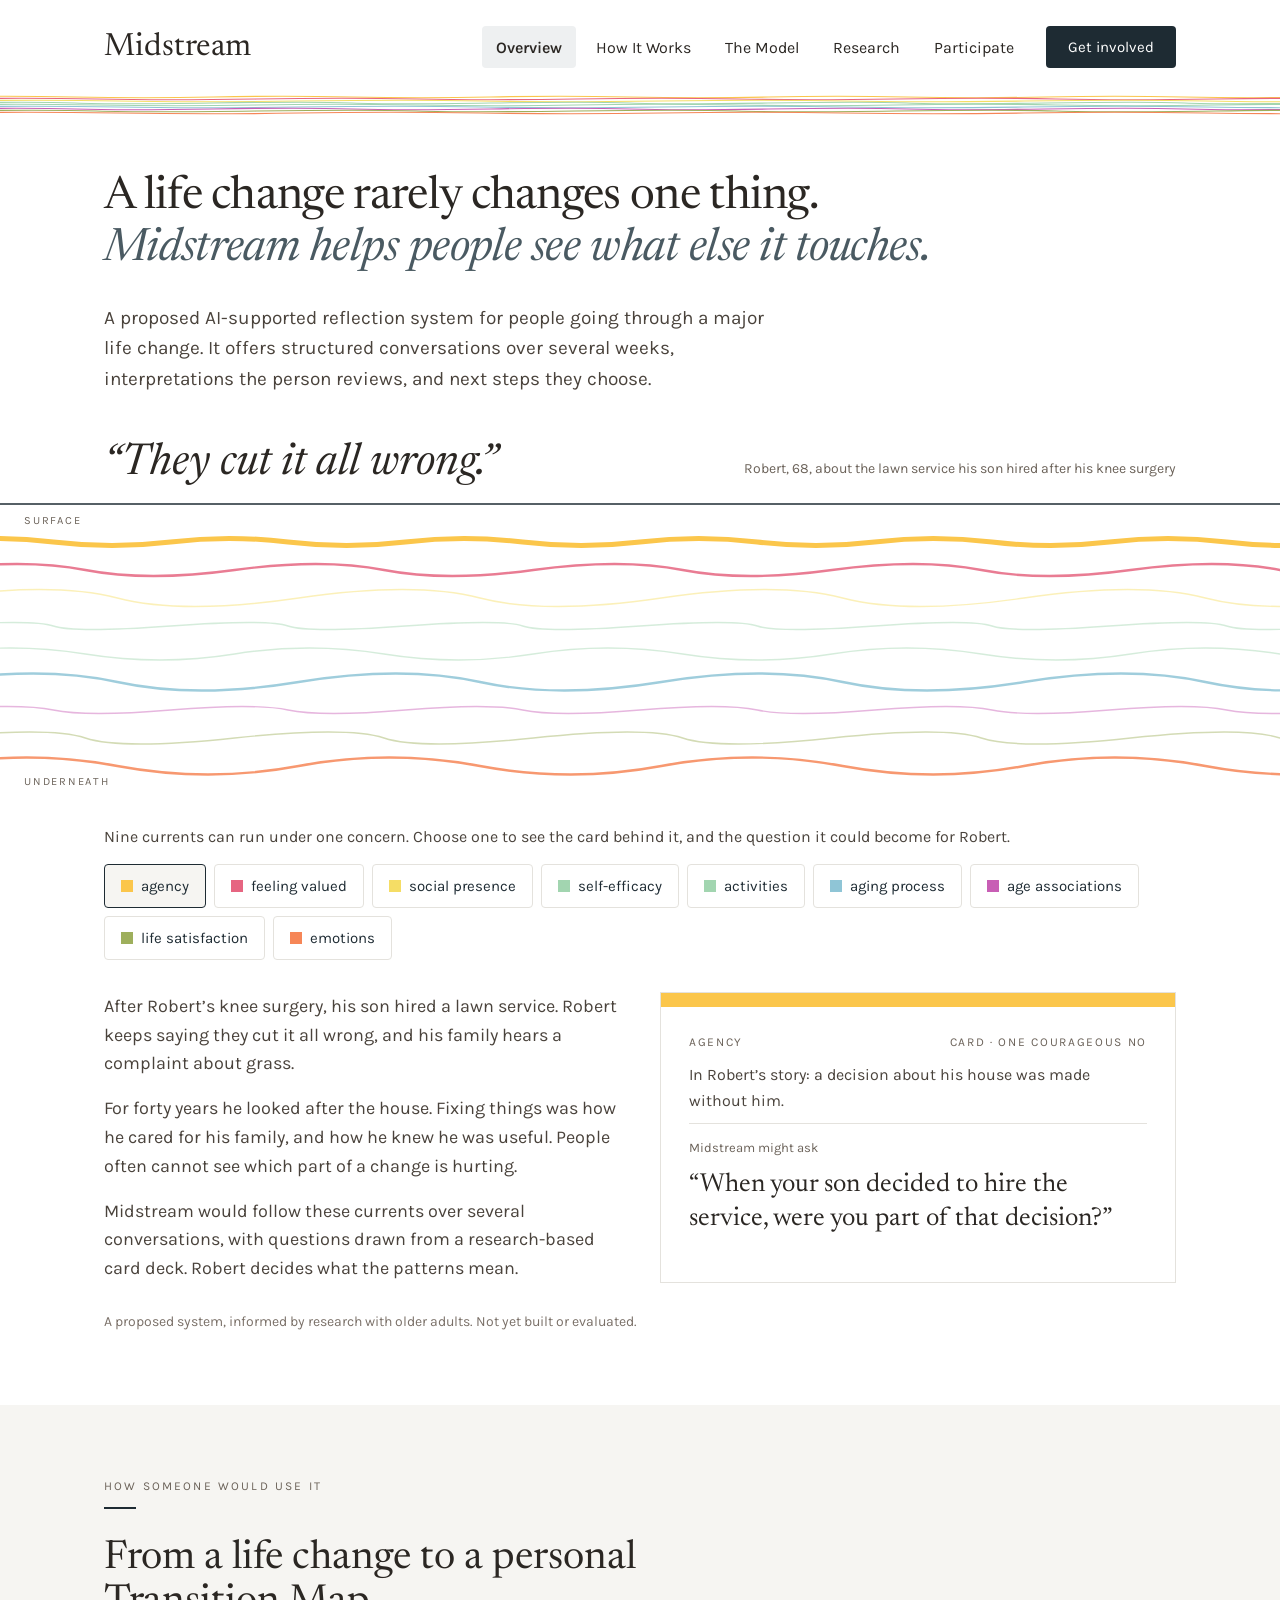
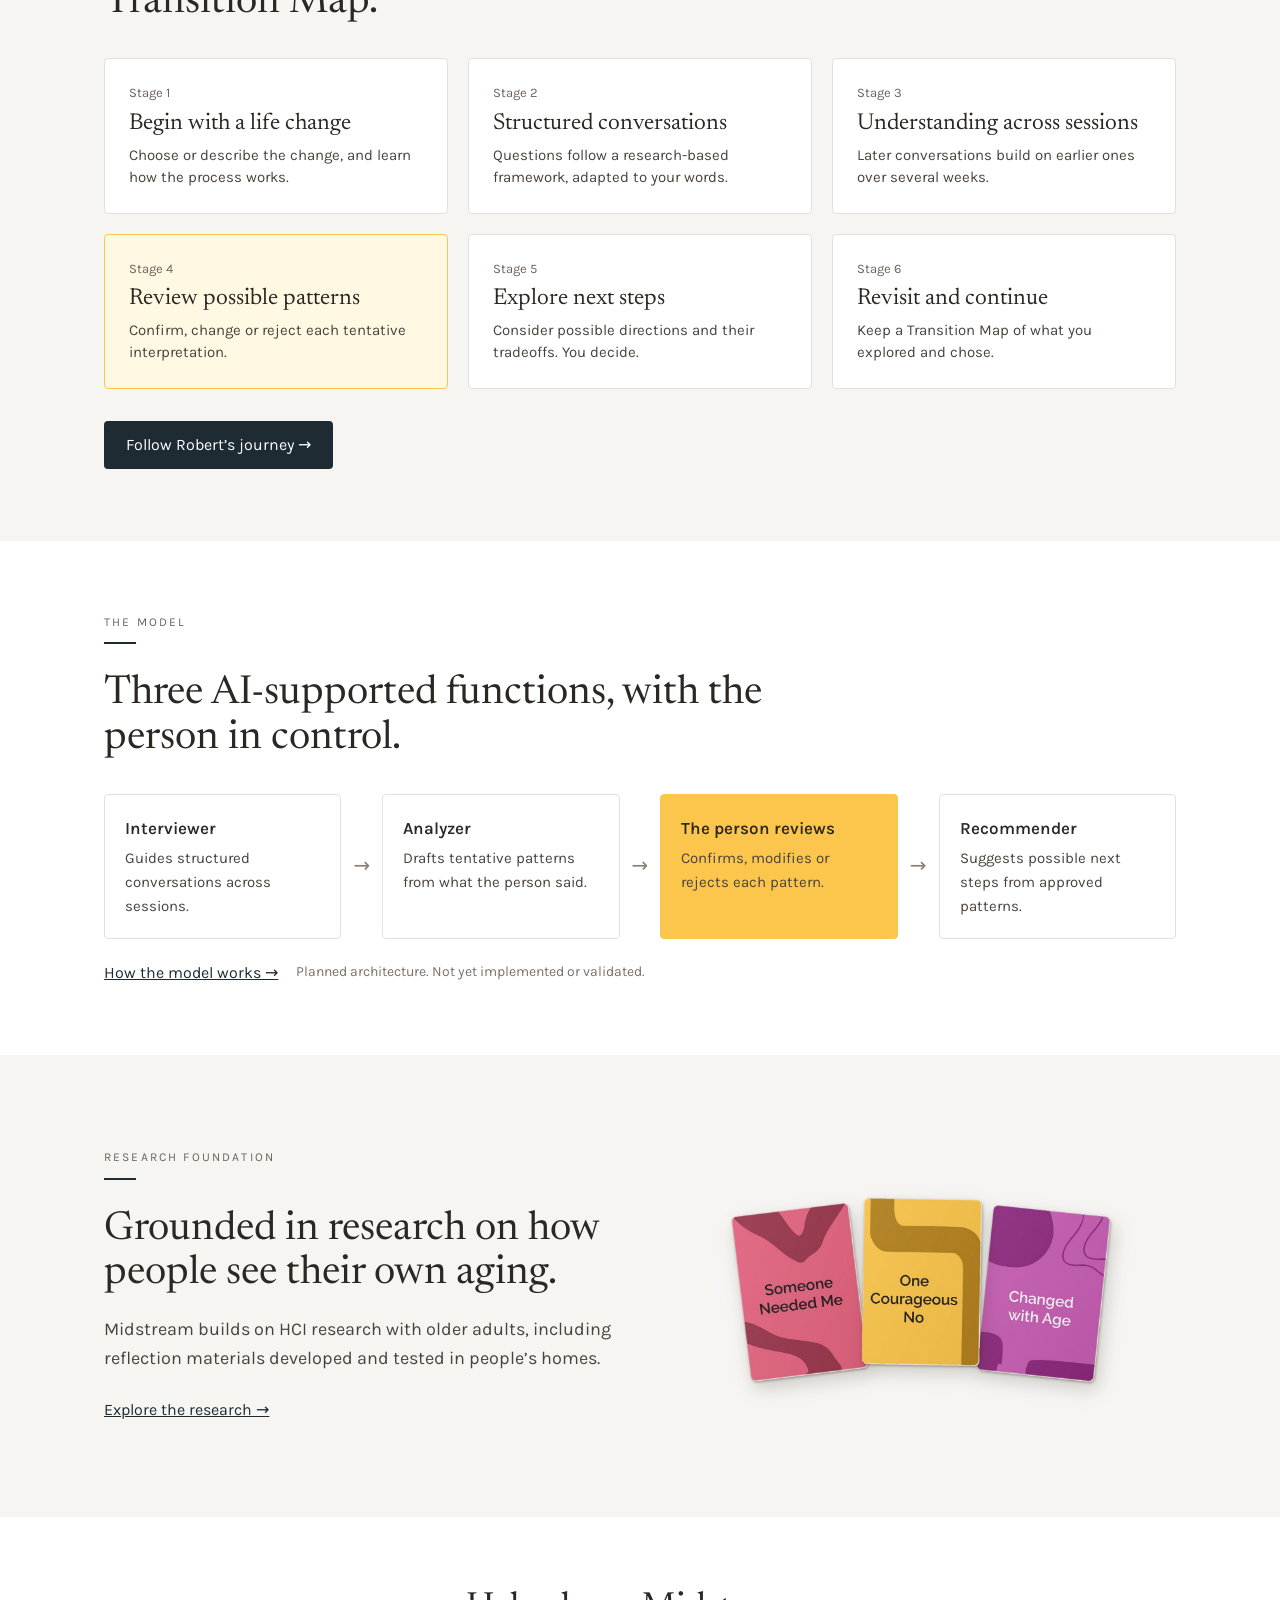
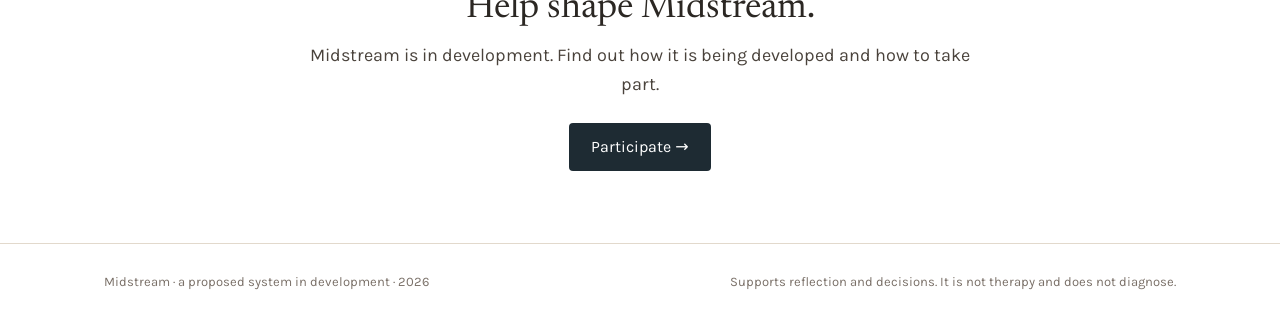
<file: index.html>
<!DOCTYPE html>
<html lang="en">
<head>
<meta charset="utf-8">
<meta name="viewport" content="width=device-width, initial-scale=1">
<title>Midstream — making sense of life transitions</title>
<meta name="description" content="Midstream is a proposed AI-supported reflection system for people going through a major life change: structured conversations over several weeks, interpretations the person reviews, and next steps they choose.">
<link rel="preconnect" href="https://fonts.googleapis.com">
<link rel="preconnect" href="https://fonts.gstatic.com" crossorigin>
<link href="https://fonts.googleapis.com/css2?family=Newsreader:ital,opsz,wght@0,6..72,400;0,6..72,500;1,6..72,400&family=Karla:wght@400;500;600&display=swap" rel="stylesheet">
<link rel="stylesheet" href="styles.css?v=9">
</head>
<body>

<header class="site wrap">
  <button type="button" class="brand" data-go="overview">Midstream</button>
  <nav class="tabs" aria-label="Main">
    <button type="button" data-go="overview">Overview</button>
    <button type="button" data-go="how">How It Works</button>
    <button type="button" data-go="model">The Model</button>
    <button type="button" data-go="research">Research</button>
    <button type="button" data-go="participate">Participate</button>
    <a class="btn" href="#participate" data-go="participate" data-scroll="contact">Get involved</a>
  </nav>
</header>
<svg class="band" id="band" aria-hidden="true" viewBox="0 0 1200 22" preserveAspectRatio="none"></svg>

<main>

<!-- OVERVIEW -->
<div class="tab" id="tab-overview">
  <section class="wrap" style="padding-top: 56px; padding-bottom: 24px">
    <h1 style="max-width: 900px">A life change rarely changes one thing.<br><em style="color: #4A5A62">Midstream helps people see what else it touches.</em></h1>
    <p class="lead" style="margin: 28px 0 0; max-width: 660px">A proposed AI-supported reflection system for people going through a major life change. It offers structured conversations over several weeks, interpretations the person reviews, and next steps they choose.</p>
  </section>

  <section aria-label="Robert's complaint and the nine currents underneath it" style="padding-top: 24px">
    <div class="river">
      <div class="wrap" style="position: relative; z-index: 2; display: flex; flex-wrap: wrap; align-items: flex-end; justify-content: space-between; gap: 12px">
        <div class="quote" style="font-size: clamp(30px, 4.5vw, 44px); line-height: 1">“They cut it all wrong.”</div>
        <div class="small" style="font-size: 14px; padding-bottom: 6px">Robert, 68, about the lawn service his son hired after his knee surgery</div>
      </div>
      <svg id="river" aria-hidden="true" viewBox="0 0 1200 300" preserveAspectRatio="none"></svg>
      <div class="tag" style="top: 70px">SURFACE</div>
      <div class="tag" style="bottom: 6px">UNDERNEATH</div>
    </div>

    <div class="wrap" style="padding-top: 28px; padding-bottom: 72px">
      <p style="margin: 0 0 14px; font-size: 16px" class="body">Nine currents can run under one concern. Choose one to see the card behind it, and the question it could become for Robert.</p>
      <div class="chips" id="chips"></div>
      <div class="split" style="align-items: stretch; gap: 40px">
        <div class="body">
          <p style="margin: 0 0 16px">After Robert’s knee surgery, his son hired a lawn service. Robert keeps saying they cut it all wrong, and his family hears a complaint about grass.</p>
          <p style="margin: 0 0 16px">For forty years he looked after the house. Fixing things was how he cared for his family, and how he knew he was useful. People often cannot see which part of a change is hurting.</p>
          <p style="margin: 0">Midstream would follow these currents over several conversations, with questions drawn from a research-based card deck. Robert decides what the patterns mean.</p>
        </div>
        <div class="panel" aria-live="polite">
          <div class="bandtop" id="sel-band"></div>
          <div class="in">
            <div class="head"><span id="sel-name"></span><span id="sel-card"></span></div>
            <div id="sel-robert" style="font-size: 16px" class="body"></div>
            <div class="small" style="border-top: 1px solid var(--line); padding-top: 14px">Midstream might ask</div>
            <div class="q" id="sel-q"></div>
          </div>
        </div>
      </div>
      <p class="note" style="margin: 28px 0 0">A proposed system, informed by research with older adults. Not yet built or evaluated.</p>
    </div>
  </section>

  <section class="section tinted">
    <div class="wrap">
      <p class="label">How someone would use it</p><div class="rule"></div>
      <h2 style="margin-bottom: 32px; max-width: 680px">From a life change to a personal Transition Map.</h2>
      <div class="g3" style="gap: 20px" id="journey-preview"></div>
      <button type="button" class="btn" data-go="how" style="margin-top: 32px">Follow Robert’s journey →</button>
    </div>
  </section>

  <section class="section">
    <div class="wrap">
      <p class="label">The model</p><div class="rule"></div>
      <h2 style="margin-bottom: 32px; max-width: 680px">Three AI-supported functions, with the person in control.</h2>
      <div class="flow" id="flow"></div>
      <div style="margin-top: 22px; display: flex; flex-wrap: wrap; gap: 18px; align-items: center">
        <button type="button" class="textlink" data-go="model">How the model works →</button>
        <span class="note">Planned architecture. Not yet implemented or validated.</span>
      </div>
    </div>
  </section>

  <section class="section tinted">
    <div class="wrap split">
      <div>
        <p class="label">Research foundation</p><div class="rule"></div>
        <h2 style="margin-bottom: 18px">Grounded in research on how people see their own aging.</h2>
        <p class="body" style="margin: 0 0 22px">Midstream builds on HCI research with older adults, including reflection materials developed and tested in people’s homes.</p>
        <button type="button" class="textlink" data-go="research">Explore the research →</button>
      </div>
      <img src="images/three-cards.jpg" alt="Three Midstream reflection cards: Someone Needed Me, One Courageous No, Changed with Age" style="display: block; width: 100%; height: auto">
    </div>
  </section>

  <section>
    <div style="max-width: 720px; margin: 0 auto; padding: 72px 24px; text-align: center">
      <h2 style="font-size: 36px; margin-bottom: 12px">Help shape Midstream.</h2>
      <p class="body" style="margin: 0 0 24px">Midstream is in development. Find out how it is being developed and how to take part.</p>
      <button type="button" class="btn" data-go="participate">Participate →</button>
    </div>
  </section>
</div>

<!-- HOW IT WORKS -->
<div class="tab" id="tab-how" hidden>
  <section class="wrap" style="padding-top: 48px; padding-bottom: 40px">
    <p class="label">How it works</p><div class="rule"></div>
    <h1 style="font-size: clamp(36px, 5vw, 50px); max-width: 780px; margin-bottom: 18px">From a life change to a Transition Map.</h1>
    <p class="lead" style="margin: 0; max-width: 700px">A person describes the change they are going through. Over an illustrative four-week program, structured conversations explore how it touches different parts of their life. Only then does Midstream offer tentative patterns, which the person reviews, and possible next steps.</p>
  </section>

  <section class="wrap" style="padding-bottom: 72px">
    <p class="label" style="margin-bottom: 14px">Scripted demonstration · following Robert</p>
    <div class="journey-steps" role="tablist" aria-label="Stages of Robert's journey" id="journey-steps"></div>

    <div class="stage" id="stage-1" role="tabpanel">
      <div class="split" style="align-items: start; gap: 48px">
        <div>
          <h2 style="margin-bottom: 18px">1 · Begin with a life change</h2>
          <p class="body" style="margin: 0 0 14px">Robert opens Midstream and chooses the change he is going through.</p>
          <div class="chips" style="margin-bottom: 22px" id="transition-chips"></div>
          <div class="small" style="margin-bottom: 6px">In his own words</div>
          <p class="serif" style="margin: 0; font-size: 22px; line-height: 1.45">“My son hired a lawn service while I was recovering. They cut it all wrong, and nobody listens when I say so.”</p>
        </div>
        <div class="box" style="padding: 28px">
          <div class="small" style="margin-bottom: 10px">Before the first conversation, Midstream explains</div>
          <ul class="body" style="margin: 0; padding-left: 20px; display: flex; flex-direction: column; gap: 8px">
            <li>The program: in this example, four weekly conversations.</li>
            <li>What is saved between sessions, and that he can delete it.</li>
            <li>That interpretations come later, and he reviews each one.</li>
            <li>Its limits: Midstream is not therapy, does not diagnose, and points to human help when a concern is serious.</li>
          </ul>
        </div>
      </div>
    </div>

    <div class="stage" id="stage-2" role="tabpanel" hidden>
      <div class="split" style="align-items: start; gap: 48px">
        <div>
          <h2 style="margin-bottom: 18px">2 · Structured conversations</h2>
          <div class="convo" id="convo"></div>
          <p class="note" style="margin: 14px 0 0">One excerpt from one conversation. The questions are illustrative, informed by feeling valued, agency and self-efficacy. The system would use approved card prompts and Robert’s earlier answers. It does not form an interpretation after a few questions.</p>
        </div>
        <div class="box" style="padding: 28px">
          <div class="small" style="margin-bottom: 10px">How the conversation is structured</div>
          <ul class="body" style="margin: 0; padding-left: 20px; display: flex; flex-direction: column; gap: 8px">
            <li>It starts from Robert’s own account.</li>
            <li>Each question comes from a domain in the framework and is adapted to what he has said.</li>
            <li>The system tracks which domains have been explored.</li>
            <li>Not every domain will be relevant to every person.</li>
          </ul>
        </div>
      </div>
    </div>

    <div class="stage" id="stage-3" role="tabpanel" hidden>
      <h2 style="margin-bottom: 18px">3 · Understanding across sessions</h2>
      <div style="overflow-x: auto">
        <table class="grid" id="grid">
          <thead><tr><th scope="col"></th><th scope="col">Session 1</th><th scope="col">Session 2</th><th scope="col">Session 3</th><th scope="col">Session 4</th></tr></thead>
          <tbody></tbody>
        </table>
      </div>
      <div class="small" style="margin-top: 14px; display: flex; flex-wrap: wrap; gap: 18px; align-items: center">
        <span><span class="mark" style="background: #8A7E72; border-color: #8A7E72"></span> explored</span>
        <span><span class="mark" style="border-color: #8A7E72"></span> revisited</span>
        <span><span class="mark def" style="border-color: #8A7E72"></span> deferred</span>
        <span><span class="lessrel">×</span> marked less relevant by Robert</span>
      </div>
      <div class="small" style="margin: 36px 0 12px">Each session builds on the last</div>
      <div class="g3" style="gap: 16px" id="continuity"></div>
      <p class="note" style="margin: 18px 0 0">No interpretation or advice after each answer. With Robert’s consent, Midstream keeps a record across sessions.</p>
    </div>

    <div class="stage" id="stage-4" role="tabpanel" hidden>
      <div class="review">
        <p class="label" style="margin-bottom: 6px">Robert reviews</p>
        <h2 style="margin-bottom: 18px">4 · Review possible patterns</h2>
        <div class="box" style="padding: 28px; margin-bottom: 24px">
          <div class="small" style="margin-bottom: 8px">Midstream’s tentative observation</div>
          <p class="serif" style="margin: 0; font-size: 23px; line-height: 1.45">“You have described changes in how decisions are made at home and fewer opportunities to contribute through activities that have been important to you. Do these observations reflect your experience?”</p>
        </div>
        <div class="g2" style="margin-bottom: 24px">
          <div>
            <div class="small" style="margin-bottom: 10px">What Robert said</div>
            <div style="display: flex; flex-direction: column; gap: 10px" id="said"></div>
          </div>
          <div>
            <div class="small" style="margin-bottom: 10px">What Midstream is inferring</div>
            <div style="display: flex; flex-direction: column; gap: 10px" id="inferred"></div>
          </div>
        </div>
        <div style="display: flex; flex-wrap: wrap; gap: 10px; align-items: center" id="decide"></div>
        <p class="body" style="margin: 16px 0 0; min-height: 28px" id="decide-result" aria-live="polite"></p>
        <p class="note" style="margin: 8px 0 0">Interpretations are tentative. They are not psychological facts, and nothing is recommended until Robert has reviewed them.</p>
      </div>
    </div>

    <div class="stage" id="stage-5" role="tabpanel" hidden>
      <h2 style="margin-bottom: 18px">5 · Explore possible next steps</h2>
      <p class="body" style="margin: 0 0 24px; max-width: 700px">Working only from the patterns Robert approved, Midstream suggests some directions, each with its tradeoffs. Robert chooses one, or decides to wait.</p>
      <div class="g3" id="options"></div>
      <p class="note" style="margin: 18px 0 0">Possibilities, not prescriptions. The system supports the decision; Robert makes it.</p>
    </div>

    <div class="stage" id="stage-6" role="tabpanel" hidden>
      <div class="split" style="align-items: start; gap: 48px">
        <div>
          <h2 style="margin-bottom: 18px">6 · Revisit and continue</h2>
          <p class="body" style="margin: 0 0 16px">At the end of the program, Robert keeps a Transition Map with the dimensions explored, the themes he confirmed, what matters to him, and the next step he chose.</p>
          <p class="body" style="margin: 0">An optional companion could later let him return to earlier reflections and update his priorities as his recovery goes on. This is a possible future feature.</p>
        </div>
        <div class="box" style="padding: 32px">
          <div style="display: flex; justify-content: space-between; gap: 12px; flex-wrap: wrap; font-size: 12px; letter-spacing: 0.12em; color: var(--muted)"><span>TRANSITION MAP · EXAMPLE</span><span>Robert · after week 4</span></div>
          <div class="serif" style="margin: 16px 0 20px; font-size: 27px; line-height: 1.2">Stepping back after knee surgery</div>
          <div style="font-size: 12px; letter-spacing: 0.12em; color: var(--muted); margin-bottom: 10px">DIMENSIONS EXPLORED</div>
          <div style="display: flex; flex-wrap: wrap; gap: 8px; margin-bottom: 22px" id="map-tags"></div>
          <div style="border-top: 1px solid var(--line); padding-top: 14px; margin-bottom: 14px">
            <div style="font-size: 12px; letter-spacing: 0.12em; color: var(--muted)">THEMES HE CONFIRMED</div>
            <div class="serif" style="margin-top: 4px; font-size: 19px">Decisions about the house are made without him. He has fewer ways to contribute through things he values.</div>
          </div>
          <div style="border-top: 1px solid var(--line); padding-top: 14px; margin-bottom: 14px">
            <div style="font-size: 12px; letter-spacing: 0.12em; color: var(--muted)">WHAT MATTERS TO HIM</div>
            <div class="serif" style="margin-top: 4px; font-size: 19px">Being asked about the house, and still being useful to others.</div>
          </div>
          <div style="border-top: 1px solid var(--line); padding-top: 14px">
            <div style="font-size: 12px; letter-spacing: 0.12em; color: var(--muted)">NEXT STEP HE CHOSE</div>
            <div class="serif" style="margin-top: 4px; font-size: 19px">Talk with his son about which household decisions he wants to stay involved in.</div>
          </div>
        </div>
      </div>
    </div>

    <div style="margin-top: 36px; display: flex; flex-wrap: wrap; gap: 12px; align-items: center">
      <button type="button" class="chip" id="stage-prev">← Previous</button>
      <button type="button" class="btn" id="stage-next">Next stage →</button>
      <span class="note" style="margin-left: 8px">Scripted demonstration. Robert is fictional, and the conversation is illustrative.</span>
    </div>
  </section>

  <section class="section tinted">
    <div class="wrap split" style="align-items: start">
      <div>
        <p class="label">The program</p><div class="rule"></div>
        <h2>Four conversations. A fuller picture.</h2>
      </div>
      <div>
        <div class="g2" style="gap: 18px 24px" id="week-preview"></div>
        <button type="button" class="textlink" data-go="model" style="margin-top: 26px">Next: the model →</button>
      </div>
    </div>
  </section>
</div>

<!-- MODEL -->
<div class="tab" id="tab-model" hidden>
  <section class="wrap" style="padding-top: 48px; padding-bottom: 56px">
    <p class="label">The model</p><div class="rule"></div>
    <h1 style="font-size: clamp(36px, 5vw, 50px); max-width: 780px; margin-bottom: 18px">Three AI-supported functions, with the person in control.</h1>
    <p class="lead" style="margin: 0 0 14px; max-width: 700px">Midstream combines a research-derived framework with three proposed functions. The person reviews every interpretation before anything is recommended.</p>
    <p class="note" style="margin: 0">Planned architecture. None of the functions has been implemented or validated.</p>
  </section>

  <section class="section tinted">
    <div class="wrap">
      <p class="label">The workflow</p><div class="rule"></div>
      <h2 style="margin-bottom: 32px; max-width: 680px">Interviewer, Analyzer, the person’s review, Recommender.</h2>
      <div class="g4" id="agents"></div>
    </div>
  </section>

  <section class="section">
    <div class="wrap">
      <p class="label">What the design depends on</p><div class="rule"></div>
      <h2 style="margin-bottom: 32px; max-width: 680px">Structure, context, uncertainty and agency.</h2>
      <div class="rows" id="principles"></div>
    </div>
  </section>

  <section class="section tinted">
    <div class="wrap">
      <p class="label">Our commitments</p><div class="rule"></div>
      <h2 style="margin-bottom: 28px">What Midstream will not do.</h2>
      <div class="g3" style="gap: 16px 28px" id="commitments"></div>
      <div style="margin-top: 48px"><button type="button" class="textlink" data-go="research">Next: the research →</button></div>
    </div>
  </section>
</div>

<!-- RESEARCH -->
<div class="tab" id="tab-research" hidden>
  <section class="wrap split" style="align-items: start; padding-top: 48px; padding-bottom: 64px">
    <div>
      <p class="label">Research</p><div class="rule"></div>
      <h1 style="font-size: clamp(36px, 5vw, 50px); margin-bottom: 18px">Nine parts of how we see ourselves aging.</h1>
      <p class="lead" style="margin: 0 0 16px">How people see their own aging is linked to their physical, emotional and cognitive wellbeing in later life. These views take shape during transitions: leaving work, an emptier home, caring for a parent, a change in health.</p>
      <p class="body" style="margin: 0">Research on self-perceptions of aging describes nine aspects. Midstream uses them as the starting framework for its conversations, so a conversation can reach parts of life a concern touches, even when the person does not name them.</p>
    </div>
    <div style="border-top: 1px solid #E2D9CC" id="aspects"></div>
  </section>

  <section class="section tinted">
    <div class="wrap">
      <p class="label">The cards</p><div class="rule"></div>
      <div class="split">
        <div>
          <h2 style="margin-bottom: 18px">The cards guide the questions.</h2>
          <p class="body" style="margin: 0 0 16px">Midstream builds on a deck of reflection cards developed and tested in research with older adults. Each card belongs to one of the nine aspects.</p>
          <p class="body" style="margin: 0">The Interviewer would use a card’s prompt to write a question for the person, starting from what they have already said. This keeps the conversation structured.</p>
        </div>
        <img src="images/deck.jpg" alt="The Stories card deck with two cards drawn: Daily Meeting Place and It Gave Me Hope" style="display: block; width: 100%; height: auto">
      </div>
      <h3 style="margin: 64px 0 24px">A card becomes a question</h3>
      <div class="g3" id="card-examples"></div>
    </div>
  </section>

  <section class="section">
    <div class="wrap split" style="align-items: start">
      <div>
        <p class="label">Culturally situated research</p><div class="rule"></div>
        <h2 style="font-size: 36px; margin-bottom: 18px">Reflection materials tested in people’s homes.</h2>
        <p class="body" style="margin: 0">The framework comes from research with older adults in urban India, where family roles and expectations shape how people see aging. In one study, all 24 participants returned a completed seven-day reflection booklet. How people describe these experiences differs across cultures, so the framework will need adaptation elsewhere.</p>
      </div>
      <div>
        <p class="label">Publication</p><div class="rule"></div>
        <p class="body" style="margin: 0; font-size: 16px">Khanuja, N., Nisi, V. and Forlizzi, J. Designing Aging Reflection Probes to Elicit Self-Perception of Aging (SPA) Beliefs of Older Adults in India. ACM DIS 2025. <a href="https://doi.org/10.1145/3715336.3735430">doi.org/10.1145/3715336.3735430</a></p>
      </div>
    </div>
  </section>

  <section class="section tinted">
    <div class="wrap split" style="align-items: start">
      <div>
        <p class="label">Limits</p><div class="rule"></div>
        <h2 style="font-size: 36px; margin-bottom: 18px">Where the research ends and the product begins.</h2>
      </div>
      <div class="body">
        <p style="margin: 0 0 16px">The nine aspects come from research on aging. That research informs Midstream, but it does not show that the complete model works across life transitions.</p>
        <p style="margin: 0 0 16px">The framework, the three functions, and any claim about clarity or better decisions all still need testing.</p>
        <p style="margin: 0">The aspects organize a conversation. They are not a clinical or diagnostic instrument.</p>
      </div>
    </div>
    <p class="wrap body" style="margin-top: 56px">Developed by Neeta Khanuja, designer and HCI researcher · <a href="https://www.neetakhanuja.com">neetakhanuja.com</a></p>
  </section>
</div>

<!-- PARTICIPATE -->
<div class="tab" id="tab-participate" hidden>
  <section class="wrap" style="padding-top: 48px; padding-bottom: 56px">
    <p class="label">Participate</p><div class="rule"></div>
    <h1 style="font-size: clamp(36px, 5vw, 50px); max-width: 760px; margin-bottom: 18px">Midstream is in development.</h1>
    <p class="lead" style="margin: 0; max-width: 680px">We are developing the framework and the conversation design. No pilot has been run, and no AI service is available yet.</p>
  </section>

  <section class="section tinted">
    <div class="wrap split" style="align-items: start">
      <div>
        <p class="label">The plan</p><div class="rule"></div>
        <h2>From framework to evaluation.</h2>
      </div>
      <div style="display: flex; flex-direction: column; gap: 16px" id="roadmap"></div>
    </div>
  </section>

  <section class="section">
    <div class="wrap split" style="align-items: start">
      <div>
        <p class="label">Facilitated sessions</p><div class="rule"></div>
        <h2 style="margin-bottom: 18px">Workshops as a research method.</h2>
        <p class="body" style="margin: 0">Before anything is automated, human facilitators may enact parts of the workflow with small groups and individuals. These sessions are how Midstream is developed. They are not the product.</p>
      </div>
      <div class="rows" id="methods"></div>
    </div>
  </section>

  <section class="section tinted">
    <div class="wrap split" style="align-items: start">
      <div>
        <p class="label">A separate exploration</p><div class="rule"></div>
        <h2 style="margin-bottom: 18px">Midstream Care.</h2>
        <p class="body" style="margin: 0 0 22px">We are also exploring reflection and communication for people facing changes in health. This is a separate, early concept.</p>
        <a class="textlink" href="care/">Read about Midstream Care →</a>
      </div>
      <p class="note" style="margin: 0">Midstream does not process clinical data, does not integrate with health systems, and does not yet have the privacy infrastructure required for healthcare use.</p>
    </div>
  </section>

  <section id="contact">
    <div style="max-width: 720px; margin: 0 auto; padding: 72px 24px; text-align: center">
      <h2 style="font-size: 36px; margin-bottom: 12px">Get involved.</h2>
      <p class="body" style="margin: 0 0 24px">If you are going through a life transition and would like to take part in future research sessions, or you are a researcher or potential collaborator, we would like to hear from you.</p>
      <a class="btn" href="mailto:neetakhanuja@gmail.com">Write to neetakhanuja@gmail.com</a>
    </div>
  </section>
</div>

</main>

<footer class="site">
  <div class="wrap">
    <div>Midstream · a proposed system in development · 2026</div>
    <div>Supports reflection and decisions. It is not therapy and does not diagnose.</div>
  </div>
</footer>

<script src="script.js?v=9"></script>
</body>
</html>
</file>
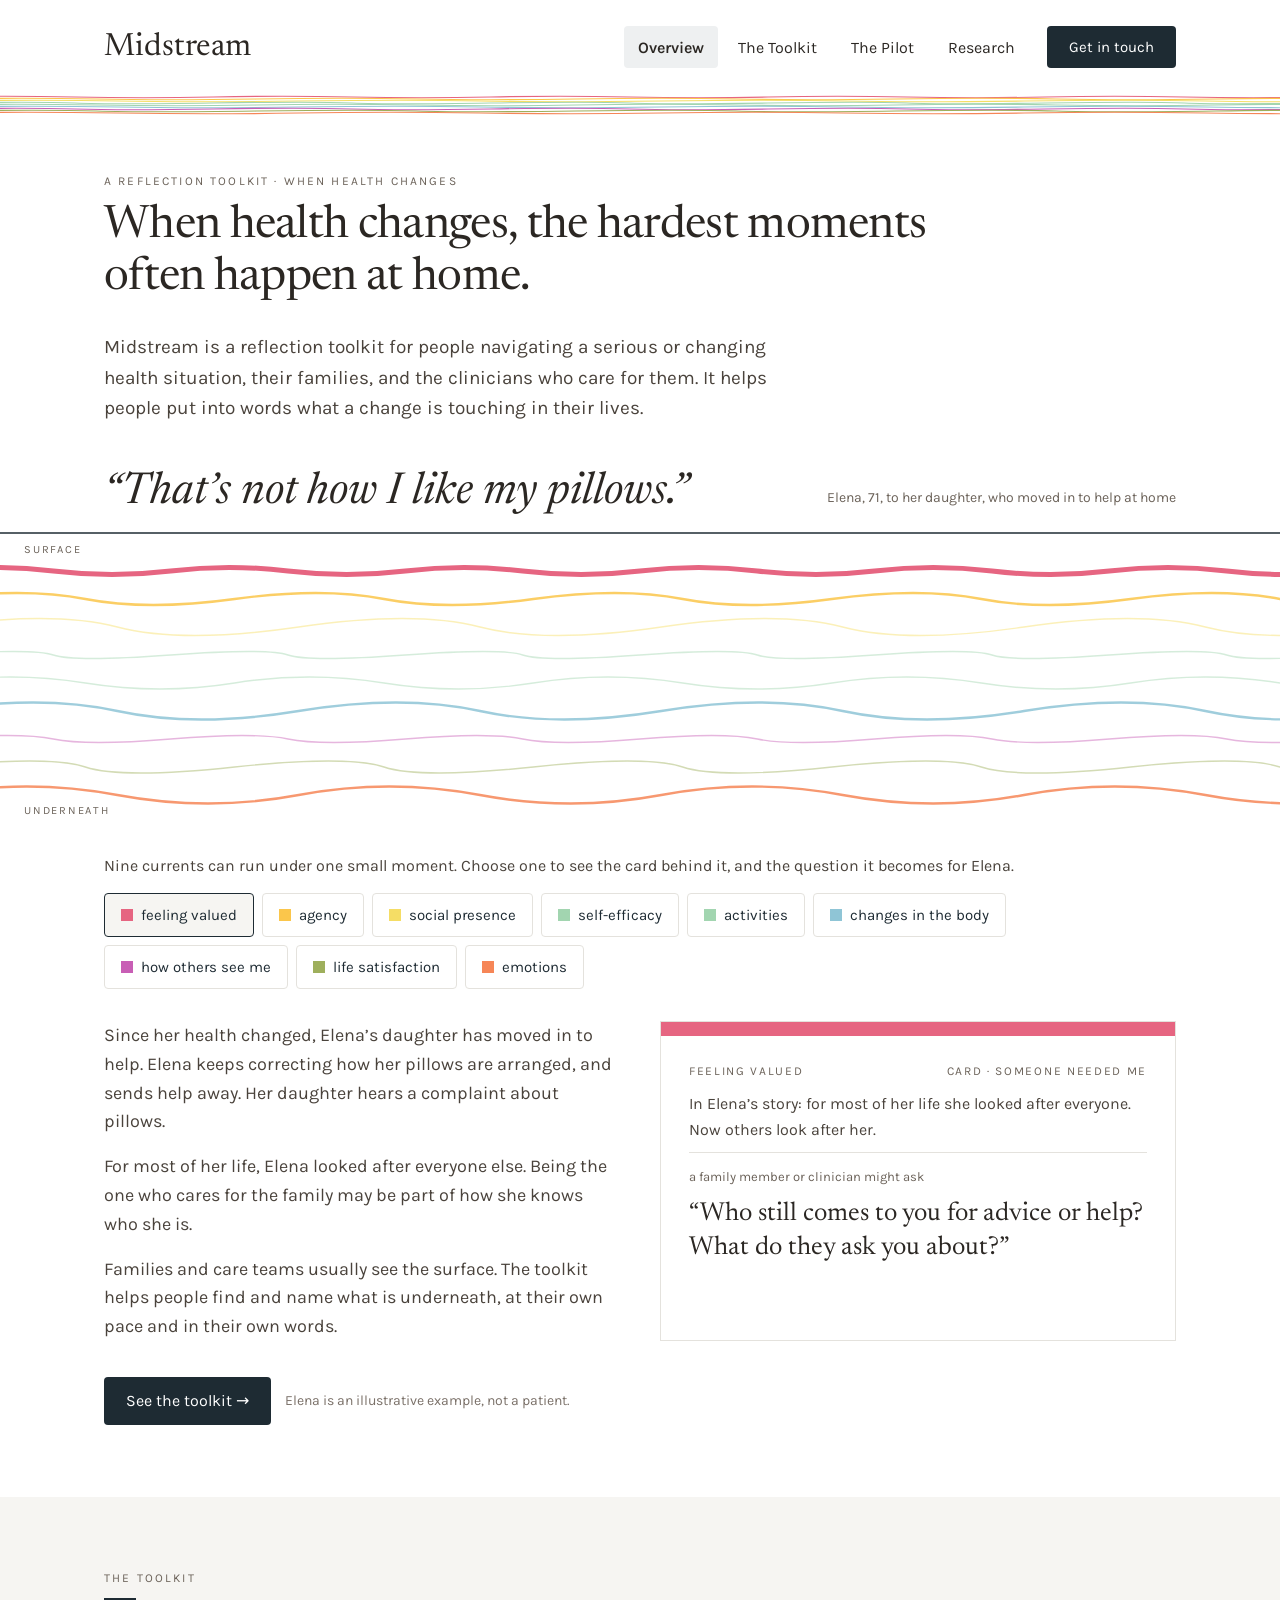
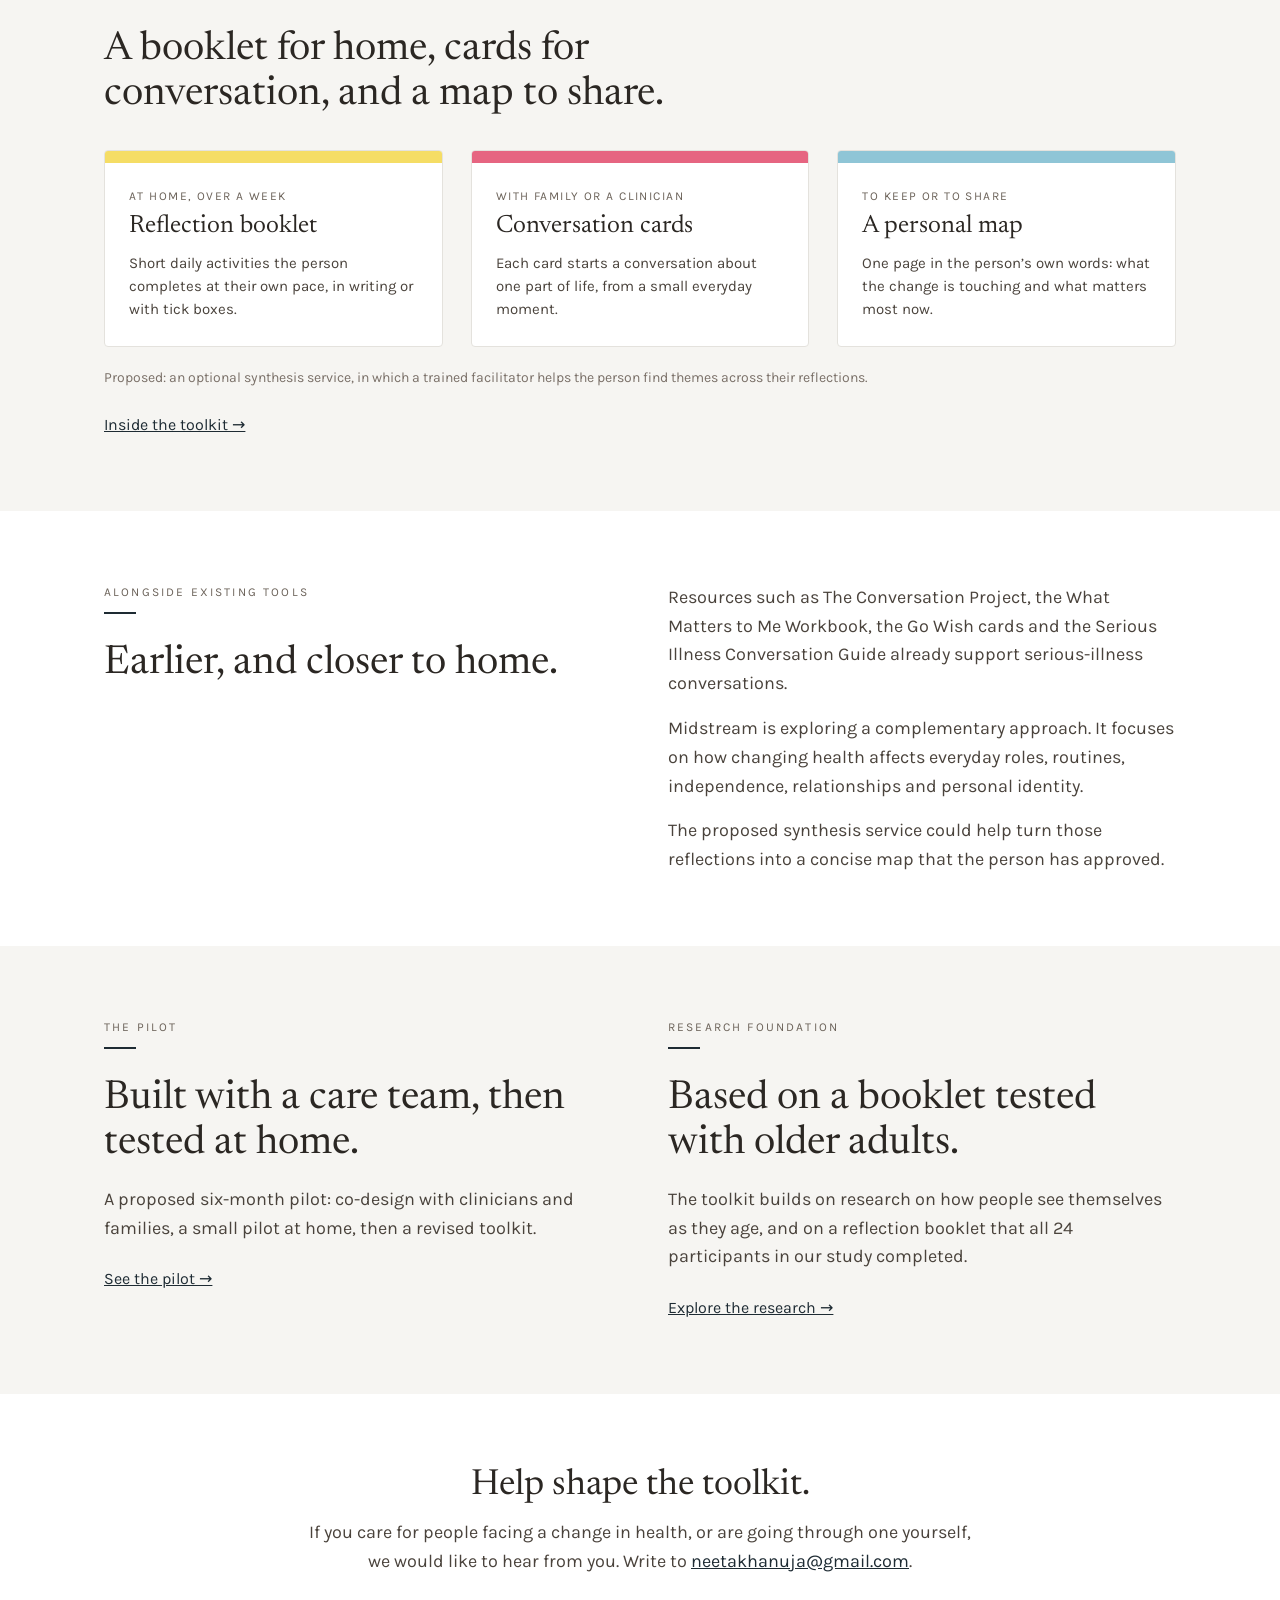
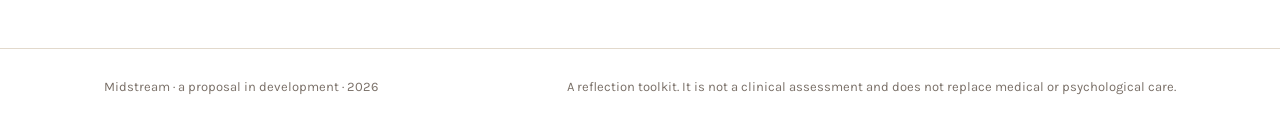
<file: care/index.html>
<!DOCTYPE html>
<html lang="en">
<head>
<meta charset="utf-8">
<meta name="viewport" content="width=device-width, initial-scale=1">
<meta name="robots" content="noindex">
<title>Midstream · when health changes</title>
<meta name="description" content="A reflection toolkit for people navigating a serious or changing health situation, their families, and the clinicians who care for them.">
<link rel="preconnect" href="https://fonts.googleapis.com">
<link rel="preconnect" href="https://fonts.gstatic.com" crossorigin>
<link href="https://fonts.googleapis.com/css2?family=Newsreader:ital,opsz,wght@0,6..72,400;0,6..72,500;1,6..72,400&family=Karla:wght@400;500;600&display=swap" rel="stylesheet">
<link rel="stylesheet" href="../styles.css?v=7">
<style>
  .phase { border-top: 2px solid var(--ink); padding-top: 16px; }
  .phase .when { font-size: 12px; letter-spacing: 0.14em; color: var(--muted); text-transform: uppercase; }
</style>
</head>
<body>

<header class="site wrap">
  <button type="button" class="brand" data-go="overview">Midstream</button>
  <nav class="tabs" aria-label="Main">
    <button type="button" data-go="overview">Overview</button>
    <button type="button" data-go="toolkit">The Toolkit</button>
    <button type="button" data-go="pilot">The Pilot</button>
    <button type="button" data-go="research">Research</button>
    <a class="btn" href="#contact" data-go="overview" data-scroll="contact">Get in touch</a>
  </nav>
</header>
<svg class="band" id="band" aria-hidden="true" viewBox="0 0 1200 22" preserveAspectRatio="none"></svg>

<main>

<!-- OVERVIEW -->
<div class="tab" id="tab-overview">
  <section class="wrap" style="padding-top: 56px; padding-bottom: 24px">
    <p class="label">A reflection toolkit · when health changes</p>
    <h1 style="max-width: 900px">When health changes, the hardest moments often happen at home.</h1>
    <p class="lead" style="margin: 28px 0 0; max-width: 680px">Midstream is a reflection toolkit for people navigating a serious or changing health situation, their families, and the clinicians who care for them. It helps people put into words what a change is touching in their lives.</p>
  </section>

  <section aria-label="Elena's complaint and the nine currents underneath it" style="padding-top: 24px">
    <div class="river">
      <div class="wrap" style="position: relative; z-index: 2; display: flex; flex-wrap: wrap; align-items: flex-end; justify-content: space-between; gap: 12px">
        <div class="quote" style="font-size: clamp(30px, 4.5vw, 44px); line-height: 1">“That’s not how I like my pillows.”</div>
        <div class="small" style="font-size: 14px; padding-bottom: 6px">Elena, 71, to her daughter, who moved in to help at home</div>
      </div>
      <svg id="river" aria-hidden="true" viewBox="0 0 1200 300" preserveAspectRatio="none"></svg>
      <div class="tag" style="top: 70px">SURFACE</div>
      <div class="tag" style="bottom: 6px">UNDERNEATH</div>
    </div>

    <div class="wrap" style="padding-top: 28px; padding-bottom: 72px">
      <p style="margin: 0 0 14px; font-size: 16px" class="body">Nine currents can run under one small moment. Choose one to see the card behind it, and the question it becomes for Elena.</p>
      <div class="chips" id="chips"></div>
      <div class="split" style="align-items: stretch; gap: 40px">
        <div class="body">
          <p style="margin: 0 0 16px">Since her health changed, Elena’s daughter has moved in to help. Elena keeps correcting how her pillows are arranged, and sends help away. Her daughter hears a complaint about pillows.</p>
          <p style="margin: 0 0 16px">For most of her life, Elena looked after everyone else. Being the one who cares for the family may be part of how she knows who she is.</p>
          <p style="margin: 0">Families and care teams usually see the surface. The toolkit helps people find and name what is underneath, at their own pace and in their own words.</p>
        </div>
        <div class="panel" aria-live="polite">
          <div class="bandtop" id="sel-band"></div>
          <div class="in">
            <div class="head"><span id="sel-name"></span><span id="sel-card"></span></div>
            <div id="sel-story" style="font-size: 16px" class="body"></div>
            <div class="small" style="border-top: 1px solid var(--line); padding-top: 14px">a family member or clinician might ask</div>
            <div class="q" id="sel-q"></div>
          </div>
        </div>
      </div>
      <div style="margin-top: 36px; display: flex; flex-wrap: wrap; gap: 14px; align-items: center">
        <button type="button" class="btn" data-go="toolkit">See the toolkit →</button>
        <span class="note">Elena is an illustrative example, not a patient.</span>
      </div>
    </div>
  </section>

  <section class="section tinted">
    <div class="wrap">
      <p class="label">The toolkit</p><div class="rule"></div>
      <h2 style="margin-bottom: 32px; max-width: 700px">A booklet for home, cards for conversation, and a map to share.</h2>
      <div class="g3" id="parts"></div>
      <p class="note" style="margin: 20px 0 0">Proposed: an optional synthesis service, in which a trained facilitator helps the person find themes across their reflections.</p>
      <button type="button" class="textlink" data-go="toolkit" style="margin-top: 26px">Inside the toolkit →</button>
    </div>
  </section>

  <section class="section">
    <div class="wrap split" style="align-items: start">
      <div>
        <p class="label">Alongside existing tools</p><div class="rule"></div>
        <h2 style="margin-bottom: 18px">Earlier, and closer to home.</h2>
      </div>
      <div class="body">
        <p style="margin: 0 0 16px">Resources such as The Conversation Project, the What Matters to Me Workbook, the Go Wish cards and the Serious Illness Conversation Guide already support serious-illness conversations.</p>
        <p style="margin: 0 0 16px">Midstream is exploring a complementary approach. It focuses on how changing health affects everyday roles, routines, independence, relationships and personal identity.</p>
        <p style="margin: 0">The proposed synthesis service could help turn those reflections into a concise map that the person has approved.</p>
      </div>
    </div>
  </section>

  <section class="section tinted">
    <div class="wrap split" style="align-items: start">
      <div>
        <p class="label">The pilot</p><div class="rule"></div>
        <h2 style="margin-bottom: 18px">Built with a care team, then tested at home.</h2>
        <p class="body" style="margin: 0 0 22px">A proposed six-month pilot: co-design with clinicians and families, a small pilot at home, then a revised toolkit.</p>
        <button type="button" class="textlink" data-go="pilot">See the pilot →</button>
      </div>
      <div>
        <p class="label">Research foundation</p><div class="rule"></div>
        <h2 style="margin-bottom: 18px">Based on a booklet tested with older adults.</h2>
        <p class="body" style="margin: 0 0 22px">The toolkit builds on research on how people see themselves as they age, and on a reflection booklet that all 24 participants in our study completed.</p>
        <button type="button" class="textlink" data-go="research">Explore the research →</button>
      </div>
    </div>
  </section>

  <section id="contact">
    <div style="max-width: 720px; margin: 0 auto; padding: 72px 24px; text-align: center">
      <h2 style="font-size: 36px; margin-bottom: 12px">Help shape the toolkit.</h2>
      <p class="body" style="margin: 0">If you care for people facing a change in health, or are going through one yourself, we would like to hear from you. Write to <a href="mailto:neetakhanuja@gmail.com">neetakhanuja@gmail.com</a>.</p>
    </div>
  </section>
</div>

<!-- TOOLKIT -->
<div class="tab" id="tab-toolkit" hidden>
  <section class="wrap" style="padding-top: 48px; padding-bottom: 56px">
    <p class="label">The toolkit</p><div class="rule"></div>
    <h1 style="font-size: clamp(36px, 5vw, 50px); max-width: 760px; margin-bottom: 18px">Three materials, used at the person’s own pace.</h1>
    <p class="lead" style="margin: 0; max-width: 680px">A booklet to complete at home, cards to start conversations with family or a care team, and a one-page map in the person’s own words.</p>
  </section>

  <section class="section tinted">
    <div class="wrap split" style="align-items: center">
      <div>
        <p class="label">The reflection booklet</p><div class="rule"></div>
        <h2 style="margin-bottom: 18px">Tested at home with older adults.</h2>
        <p class="body" style="margin: 0 0 16px">The toolkit adapts the Aging Reflection Probe, a seven-day booklet we designed and tested with older adults. Each day covers one part of life. Each day starts with a quick check of mood and energy, and every activity offers tick-box options for days when writing is hard.</p>
        <p class="body" style="margin: 0 0 16px">In our study with 24 older adults in urban India, all 24 returned completed booklets. Participants wrote in the language they preferred, and one participant who could not write after an injury answered with the tick boxes.</p>
        <p class="note" style="margin: 0">The photo shows the original probe. A version for changing health would be designed with clinicians, patients and families.</p>
      </div>
      <img src="../images/probe/kit.png" alt="The original probe kit from the study" style="display: block; width: 100%; max-width: 520px; height: auto; margin: 0 auto">
    </div>
  </section>

  <section class="section">
    <div class="wrap">
      <p class="label">The cards</p><div class="rule"></div>
      <div class="split" style="align-items: start; margin-bottom: 40px">
        <h2>One card, one part of life.</h2>
        <p class="body" style="margin: 0">Each card opens one of nine parts of life, such as feeling valued, making decisions, or changes in the body. A family member, a clinician or the person themselves can use a card to start a conversation from a small, everyday moment.</p>
      </div>
      <div class="g3" id="card-examples"></div>
    </div>
  </section>

  <section class="section tinted">
    <div class="wrap split" style="align-items: start">
      <div>
        <p class="label">The map</p><div class="rule"></div>
        <h2 style="margin-bottom: 18px">What matters, in the person’s own words.</h2>
        <p class="body" style="margin: 0 0 16px">At the end, the person fills in a one-page map: the parts of life the change is touching, what matters most to them now, and what they want their family and care team to know.</p>
        <p class="body" style="margin: 0">They decide whether to share it, and with whom. They can bring it to an appointment.</p>
      </div>
      <div class="box" style="padding: 32px">
        <div style="display: flex; justify-content: space-between; gap: 12px; flex-wrap: wrap; font-size: 12px; letter-spacing: 0.12em; color: var(--muted)"><span>MAP · EXAMPLE</span><span>Elena</span></div>
        <div class="serif" style="margin: 16px 0 20px; font-size: 27px; line-height: 1.2">Still the one who looks after this family</div>
        <div style="font-size: 12px; letter-spacing: 0.12em; color: var(--muted); margin-bottom: 10px">PARTS OF LIFE THIS TOUCHES</div>
        <div style="display: flex; flex-wrap: wrap; gap: 8px; margin-bottom: 22px" id="map-tags"></div>
        <div style="border-top: 1px solid var(--line); padding-top: 14px; margin-bottom: 14px">
          <div style="font-size: 12px; letter-spacing: 0.12em; color: var(--muted)">WHAT MATTERS MOST NOW</div>
          <div class="serif" style="margin-top: 4px; font-size: 19px">Deciding how my home is run, and being asked before things change.</div>
        </div>
        <div style="border-top: 1px solid var(--line); padding-top: 14px">
          <div style="font-size: 12px; letter-spacing: 0.12em; color: var(--muted)">WHAT I WANT MY CARE TEAM TO KNOW</div>
          <div class="serif" style="margin-top: 4px; font-size: 19px">I would rather do less and do it myself than have everything done for me.</div>
        </div>
      </div>
    </div>
  </section>

  <section class="section">
    <div class="wrap">
      <p class="label">Optional synthesis · proposed</p><div class="rule"></div>
      <div class="split" style="align-items: start; margin-bottom: 40px">
        <h2>Finding the themes across reflections.</h2>
        <div class="body">
          <p style="margin: 0 0 16px">We are exploring an optional service that helps people identify meaningful themes across their booklet, cards and map. At first, a trained human facilitator would prepare the synthesis. The person reviews, revises and approves the summary, then decides whether to share it with family members or clinicians.</p>
        </div>
      </div>
      <div class="g4" id="synthesis-steps"></div>
      <p class="note" style="margin: 20px 0 0">A secure AI-assisted synthesis system is a possible future development. Neither the synthesis service nor an AI system has been developed or validated yet.</p>
    </div>
  </section>

  <section class="section tinted">
    <div class="wrap">
      <p class="label">Designed with care</p><div class="rule"></div>
      <h2 style="margin-bottom: 28px">How the toolkit treats people.</h2>
      <div class="g3" style="gap: 16px 28px" id="commitments"></div>
      <div style="margin-top: 48px"><button type="button" class="textlink" data-go="pilot">Next: the pilot →</button></div>
    </div>
  </section>
</div>

<!-- PILOT -->
<div class="tab" id="tab-pilot" hidden>
  <section class="wrap" style="padding-top: 48px; padding-bottom: 56px">
    <p class="label">A proposed six-month pilot</p><div class="rule"></div>
    <h1 style="font-size: clamp(36px, 5vw, 50px); max-width: 760px; margin-bottom: 18px">Built with a care team, then tested at home.</h1>
    <p class="lead" style="margin: 0; max-width: 680px">The toolkit would be designed together with clinicians, patients and families, then used at home by a small number of families between visits.</p>
  </section>

  <section class="wrap" style="padding-bottom: 72px">
    <div class="g3" id="phases"></div>
    <p class="note" style="margin: 24px 0 0">A proposal for discussion. The plan would follow the care team’s guidance and ethics review.</p>
  </section>

  <section class="section tinted">
    <div class="wrap split" style="align-items: start">
      <div>
        <p class="label">What the pilot would show</p><div class="rule"></div>
        <h2 style="margin-bottom: 18px">Questions to answer together.</h2>
      </div>
      <div class="rows" id="pilot-questions"></div>
    </div>
  </section>

  <section class="section">
    <div class="wrap" style="max-width: 720px; text-align: center">
      <h2 style="font-size: 36px; margin-bottom: 12px">Interested in working together?</h2>
      <p class="body" style="margin: 0 0 24px">We are looking for clinicians, social workers, chaplains and family caregivers who would like to shape the toolkit.</p>
      <a class="btn" href="mailto:neetakhanuja@gmail.com">Write to neetakhanuja@gmail.com</a>
      <div style="margin-top: 32px"><button type="button" class="textlink" data-go="research">Next: the research →</button></div>
    </div>
  </section>
</div>

<!-- RESEARCH -->
<div class="tab" id="tab-research" hidden>
  <section class="wrap split" style="align-items: start; padding-top: 48px; padding-bottom: 64px">
    <div>
      <p class="label">Research</p><div class="rule"></div>
      <h1 style="font-size: clamp(36px, 5vw, 50px); margin-bottom: 18px">Nine parts of how we see ourselves.</h1>
      <p class="lead" style="margin: 0 0 16px">How people see their own aging is linked to their physical, emotional and cognitive wellbeing. These views take shape during changes in life, including changes in health.</p>
      <p class="body" style="margin: 0">Research on self-perceptions of aging describes nine aspects. The toolkit uses all nine, described in plain language, so a conversation can reach the parts of life a change touches, even when the person does not name them.</p>
    </div>
    <div style="border-top: 1px solid #E2D9CC" id="aspects"></div>
  </section>

  <section class="section tinted">
    <div class="wrap split" style="align-items: start">
      <div>
        <p class="label">Earlier work</p><div class="rule"></div>
        <h2 style="margin-bottom: 18px">A probe people completed at home.</h2>
        <p class="body" style="margin: 0 0 16px">The Aging Reflection Probe was a seven-day booklet used with 24 older adults across four living contexts in urban India. All 24 returned completed booklets and took part in follow-up interviews.</p>
        <p class="body" style="margin: 0">The study suggests that a printed booklet, flexible ways to answer, and a choice of language made it easier for people to take part.</p>
      </div>
      <div class="body">
        <p class="label">Publication</p><div class="rule"></div>
        <p style="margin: 0 0 16px; font-size: 16px">Khanuja, N., Nisi, V. and Forlizzi, J. Designing Aging Reflection Probes to Elicit Self-Perception of Aging (SPA) Beliefs of Older Adults in India. ACM DIS 2025. <a href="https://doi.org/10.1145/3715336.3735430">doi.org/10.1145/3715336.3735430</a></p>
      </div>
    </div>
  </section>

  <section class="section">
    <div class="wrap split" style="align-items: start">
      <div>
        <p class="label">Limits</p><div class="rule"></div>
        <h2 style="font-size: 36px; margin-bottom: 18px">What still needs testing.</h2>
        <p class="body" style="margin: 0 0 16px">The nine aspects come from aging research. Whether the toolkit helps people living with a change in health, and how it fits with clinical care, still needs testing. The proposed synthesis service and any AI-assisted system have not been developed or validated. The pilot is the first step.</p>
        <p class="body" style="margin: 0">The toolkit organizes reflection and conversation. It is not a clinical or diagnostic instrument.</p>
      </div>
      <div class="body">
        <p class="label">Who is behind this</p><div class="rule"></div>
        <p style="margin: 0; font-size: 16px">Developed by Neeta Khanuja, designer and HCI researcher · <a href="https://www.neetakhanuja.com">neetakhanuja.com</a></p>
      </div>
    </div>
  </section>
</div>

</main>

<footer class="site">
  <div class="wrap">
    <div>Midstream · a proposal in development · 2026</div>
    <div>A reflection toolkit. It is not a clinical assessment and does not replace medical or psychological care.</div>
  </div>
</footer>

<script src="care.js?v=4"></script>
</body>
</html>
</file>
<file: styles.css>
:root {
  --ink: #1E2B33;
  --text: #2B2723;
  --body: #4A433C;
  --muted: #6B6259;
  --faint: #7A7068;
  --line: #E4E2DD;
  --tint: #F6F5F2;
  --serif: 'Newsreader', Georgia, serif;
  --sans: 'Karla', system-ui, sans-serif;
}
* { box-sizing: border-box; }
body { margin: 0; background: #FFFFFF; color: var(--text); font-family: var(--sans); font-size: 18px; line-height: 1.6; }
a { color: var(--ink); }
a:hover { color: #000; }
button { cursor: pointer; font-family: inherit; }
button:focus-visible, a:focus-visible { outline: 2px solid var(--ink); outline-offset: 2px; }
img { max-width: 100%; }

.wrap { max-width: 1120px; margin: 0 auto; padding: 0 24px; }
.section { padding: 72px 0; }
.tinted { background: var(--tint); }
.split { display: grid; grid-template-columns: repeat(2, minmax(0, 1fr)); gap: 56px; align-items: center; }
.g2 { display: grid; grid-template-columns: repeat(2, minmax(0, 1fr)); gap: 28px; }
.g3 { display: grid; grid-template-columns: repeat(3, minmax(0, 1fr)); gap: 28px; }
.g4 { display: grid; grid-template-columns: repeat(4, minmax(0, 1fr)); gap: 20px; }
.pair { display: grid; grid-template-columns: repeat(2, minmax(0, 1fr)); gap: 24px; }
@media (max-width: 900px) { .g4 { grid-template-columns: repeat(2, minmax(0, 1fr)); } }
@media (max-width: 640px) { .split, .g2, .g3, .g4, .pair { grid-template-columns: minmax(0, 1fr); } }

.label { margin: 0 0 10px; font-size: 12px; letter-spacing: 0.18em; color: var(--muted); text-transform: uppercase; }
.rule { width: 32px; height: 2px; background: var(--ink); margin-bottom: 28px; }
h1, h2, h3 { font-family: var(--serif); font-weight: 400; margin: 0; }
h1 { font-size: clamp(30px, 4.2vw, 46px); line-height: 1.12; letter-spacing: -0.015em; }
h2 { font-size: clamp(30px, 4vw, 40px); line-height: 1.12; }
h3 { font-size: 30px; }
.lead { font-size: 19px; color: var(--body); }
.body { color: var(--body); }
.note { font-size: 14px; color: var(--faint); }
.small { font-size: 13px; color: var(--muted); }
.quote { font-family: var(--serif); font-style: italic; }
.serif { font-family: var(--serif); }

.btn { display: inline-flex; align-items: center; min-height: 48px; padding: 0 22px; border-radius: 4px; border: none; background: var(--ink); color: #FFF; font-size: 16px; text-decoration: none; }
.btn:hover { color: #FFF; background: #000; }
.textlink { background: none; border: none; padding: 0; font-size: 16px; color: var(--ink); text-decoration: underline; }

header.site { display: flex; flex-wrap: wrap; gap: 16px 32px; justify-content: space-between; align-items: center; padding-top: 26px; padding-bottom: 26px; }
.brand { background: none; border: none; padding: 0; font-family: var(--serif); font-size: 32px; color: var(--text); }
nav.tabs { display: flex; flex-wrap: wrap; gap: 6px; align-items: center; }
nav.tabs button { min-height: 42px; padding: 0 14px; border: none; border-radius: 4px; font-size: 16px; background: transparent; color: var(--text); }
nav.tabs button[aria-current="page"] { background: #EEF0F1; font-weight: 600; }
nav.tabs .btn { margin-left: 12px; min-height: 42px; font-size: 15px; }
.band { display: block; width: 100%; height: 22px; }

.tab[hidden] { display: none; }

.drift { animation: drift 14s ease-in-out infinite alternate; }
@keyframes drift { from { transform: translateX(-30px); } to { transform: translateX(30px); } }
@media (prefers-reduced-motion: reduce) { .drift { animation: none; } }

.river { position: relative; max-width: 1280px; margin: 0 auto; }
.river svg { display: block; width: 100%; height: 300px; margin-top: 10px; }
.river .tag { position: absolute; left: 24px; font-size: 11px; letter-spacing: 0.16em; color: var(--muted); }
.chips { display: flex; flex-wrap: wrap; gap: 8px; margin-bottom: 32px; }
.chip { min-height: 44px; padding: 0 16px; border-radius: 4px; font-size: 15px; color: var(--ink); background: #FFF; border: 1px solid var(--line); }
.chip[aria-pressed="true"] { background: var(--tint); border: 1.5px solid var(--ink); }
.chip .sw { display: inline-block; width: 12px; height: 12px; margin-right: 8px; vertical-align: -1px; }
.panel { border: 1px solid var(--line); display: flex; flex-direction: column; }
.panel .bandtop { height: 14px; }
.panel .in { padding: 26px 28px; display: flex; flex-direction: column; gap: 10px; }
.panel .head { display: flex; justify-content: space-between; gap: 12px; flex-wrap: wrap; font-size: 12px; letter-spacing: 0.14em; color: var(--muted); text-transform: uppercase; }
.panel .q { font-family: var(--serif); font-size: 26px; line-height: 1.3; }

.box { background: #FFF; border: 1px solid var(--line); border-radius: 4px; padding: 24px; }
.box.hl { background: #FBC64B; border-color: #FBC64B; }
.flow { display: flex; flex-wrap: wrap; gap: 12px; align-items: stretch; }
.flow .box { flex: 1 1 200px; padding: 20px; }
.flow .arrow { align-self: center; color: #8A7E72; font-size: 20px; }

.week { display: flex; flex-direction: column; gap: 12px; overflow: hidden; }
.week .bar { height: 40px; margin: -24px -24px 6px; }
.dot { flex: 0 0 auto; width: 34px; height: 34px; display: flex; align-items: center; justify-content: center; font-size: 14px; font-weight: 600; }

.convo { display: flex; flex-direction: column; gap: 14px; }
.ask { padding: 14px 18px; background: #FFF; border-left: 6px solid #D9CEBF; }
.ask .t { margin-top: 3px; font-family: var(--serif); font-size: 19px; line-height: 1.45; }
.reply { margin-left: 48px; padding: 12px 18px; background: #FFF; border: 1px solid var(--line); border-radius: 4px; color: var(--body); font-size: 16px; }
.cov { display: flex; gap: 5px; margin-bottom: 8px; }
.cov span { width: 18px; height: 24px; border: 1px solid #D9CEBF; background: #FFF; }

.tagpill { font-size: 14px; padding: 4px 12px; border-radius: 2px; }
.rows > div { padding: 14px 0; border-bottom: 1px solid #E2D9CC; }
.rows { border-top: 1px solid #E2D9CC; }
.aspect-row { display: flex; gap: 16px; align-items: center; padding: 11px 0; border-bottom: 1px solid #E2D9CC; }
.aspect-row .sq { flex: 0 0 auto; width: 22px; height: 22px; }
.aspect-row .n { width: 150px; flex: 0 0 auto; font-weight: 600; font-size: 15px; }
.aspect-row .l { color: var(--muted); font-size: 15px; }

footer.site { border-top: 1px solid #E2D9CC; }
footer.site .wrap { padding-top: 28px; padding-bottom: 28px; display: flex; flex-wrap: wrap; gap: 12px; justify-content: space-between; font-size: 13px; color: var(--faint); }

.grid { border-collapse: collapse; width: 100%; min-width: 560px; }
.grid th { font-weight: 600; font-size: 14px; text-align: center; padding: 10px 8px; border-bottom: 1px solid var(--line); }
.grid th:first-child, .grid td:first-child { text-align: left; }
.grid td { padding: 10px 8px; border-bottom: 1px solid var(--line); text-align: center; font-size: 16px; }
.grid td:first-child { white-space: nowrap; }
.grid .sw { display: inline-block; width: 12px; height: 12px; margin-right: 10px; vertical-align: -1px; }
.mark { display: inline-block; width: 18px; height: 18px; border: 2px solid; border-radius: 50%; vertical-align: middle; }

.journey-steps { display: flex; flex-wrap: wrap; gap: 8px; margin-bottom: 36px; }
.journey-steps button { min-height: 44px; padding: 0 16px; border-radius: 4px; border: 1px solid var(--line); background: #FFF; color: var(--ink); font-size: 15px; }
.journey-steps button.review-step { border-color: #FBC64B; }
.journey-steps button[aria-selected="true"] { background: var(--ink); border-color: var(--ink); color: #FFF; }
.stage[hidden] { display: none; }
.review { background: #FFF8E3; border-left: 6px solid #FBC64B; padding: 32px; }
.said { background: #FFF; border-left: 4px solid #8A7E72; padding: 10px 14px; }
.inferred { background: #FFF; border: 1px dashed #B9AC9C; padding: 10px 14px; }
.mark.def { border-style: dashed; }
.lessrel { display: inline-block; width: 18px; text-align: center; color: #8A7E72; font-weight: 600; }
.chip:disabled { opacity: 0.4; cursor: default; }
#journey-preview .box.hl { background: #FFF8E3; border-color: #FBC64B; }
</file>
